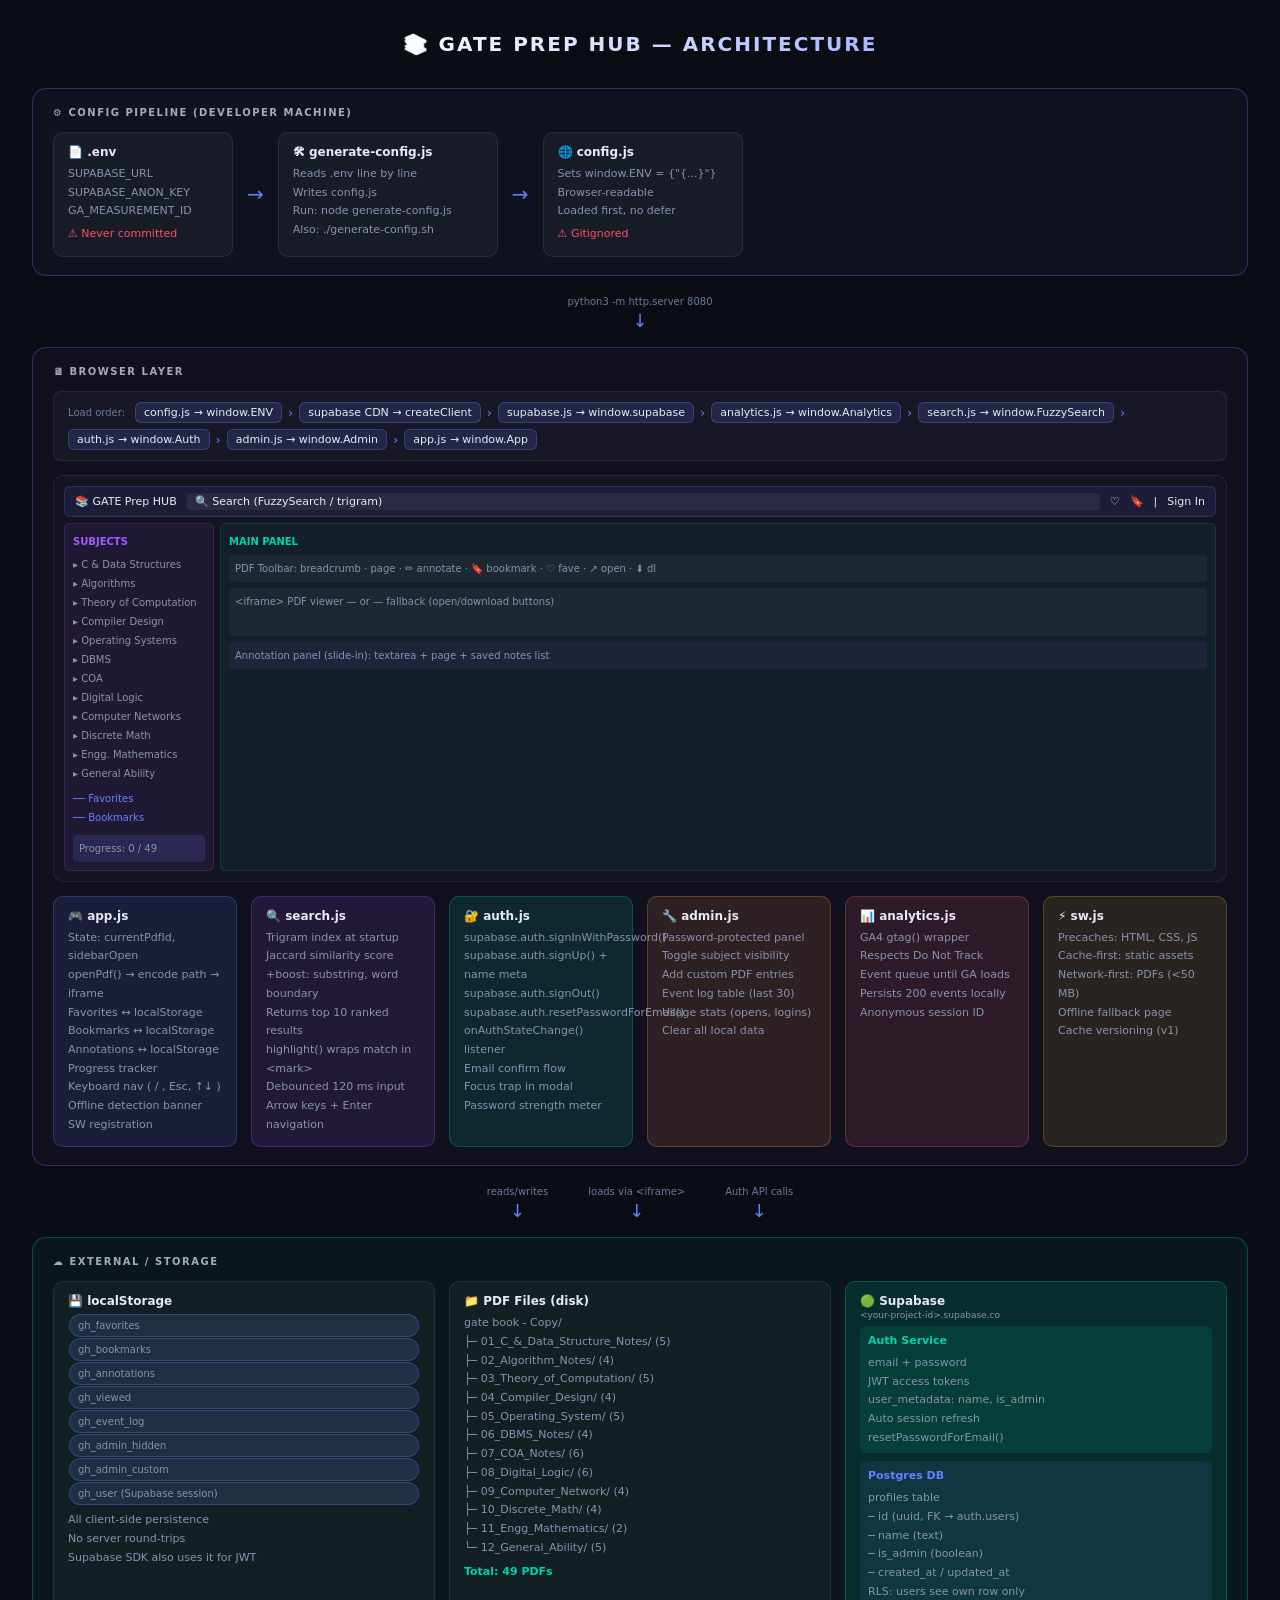
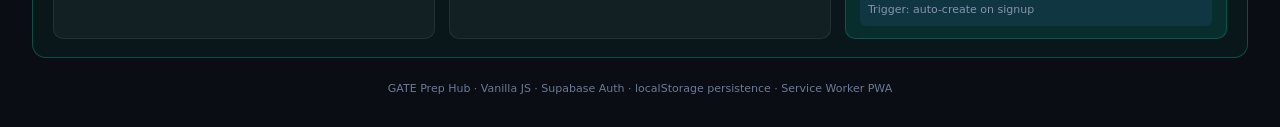
<file: architecture.html>
<!DOCTYPE html>
<html lang="en">
<head>
<meta charset="UTF-8" />
<title>GATE Prep Hub — Architecture</title>
<style>
  * { box-sizing: border-box; margin: 0; padding: 0; }
  body {
    background: #0a0d14;
    color: #e8eaf6;
    font-family: 'Segoe UI', system-ui, sans-serif;
    font-size: 13px;
    padding: 32px;
    min-height: 100vh;
  }
  h1 {
    text-align: center;
    font-size: 20px;
    font-weight: 900;
    letter-spacing: 2px;
    text-transform: uppercase;
    background: linear-gradient(120deg, #fff 30%, #6382ff);
    -webkit-background-clip: text;
    -webkit-text-fill-color: transparent;
    background-clip: text;
    margin-bottom: 32px;
  }

  /* ── Zones ── */
  .zone {
    border-radius: 14px;
    padding: 18px 20px;
    margin-bottom: 20px;
    position: relative;
  }
  .zone-label {
    font-size: 10px;
    font-weight: 700;
    letter-spacing: 1.5px;
    text-transform: uppercase;
    margin-bottom: 14px;
    opacity: .7;
  }
  .zone-config   { border: 1px solid rgba(99,130,255,.3);  background: rgba(99,130,255,.05); }
  .zone-browser  { border: 1px solid rgba(162,89,255,.3);  background: rgba(162,89,255,.05); }
  .zone-external { border: 1px solid rgba(0,212,170,.3);   background: rgba(0,212,170,.05);  }

  /* ── Rows / cols ── */
  .row { display: flex; gap: 14px; flex-wrap: wrap; margin-bottom: 14px; }
  .row:last-child { margin-bottom: 0; }

  /* ── Boxes ── */
  .box {
    border-radius: 10px;
    padding: 12px 14px;
    flex: 1;
    min-width: 130px;
  }
  .box-title {
    font-size: 12px;
    font-weight: 800;
    margin-bottom: 6px;
    display: flex;
    align-items: center;
    gap: 6px;
  }
  .box-body { font-size: 11px; line-height: 1.7; color: #8892b0; }
  .box-body span { display: block; }

  /* Colour variants */
  .blue   { background: rgba(99,130,255,.12);  border: 1px solid rgba(99,130,255,.25); }
  .purple { background: rgba(162,89,255,.12);  border: 1px solid rgba(162,89,255,.25); }
  .teal   { background: rgba(0,212,170,.12);   border: 1px solid rgba(0,212,170,.25);  }
  .orange { background: rgba(255,159,67,.12);  border: 1px solid rgba(255,159,67,.25); }
  .red    { background: rgba(255,107,107,.12); border: 1px solid rgba(255,107,107,.25);}
  .yellow { background: rgba(255,211,42,.1);   border: 1px solid rgba(255,211,42,.2);  }
  .grey   { background: rgba(255,255,255,.04); border: 1px solid rgba(255,255,255,.08);}

  /* ── Arrows between zones ── */
  .arrow-row {
    display: flex;
    align-items: center;
    justify-content: center;
    gap: 40px;
    margin: 4px 0 16px;
    flex-wrap: wrap;
  }
  .arrow-item { text-align: center; }
  .arrow-label { font-size: 10px; color: #6b7a99; margin-bottom: 3px; }
  .arrow-sym { font-size: 18px; color: #6382ff; }

  /* ── Load-order strip ── */
  .load-order {
    display: flex;
    align-items: center;
    gap: 6px;
    background: rgba(255,255,255,.03);
    border: 1px solid rgba(255,255,255,.07);
    border-radius: 8px;
    padding: 10px 14px;
    margin-bottom: 14px;
    flex-wrap: wrap;
  }
  .load-step {
    font-size: 11px;
    background: rgba(99,130,255,.15);
    border: 1px solid rgba(99,130,255,.3);
    border-radius: 6px;
    padding: 3px 8px;
    white-space: nowrap;
  }
  .load-arrow { color: #6382ff; font-size: 13px; }

  /* ── UI layout preview ── */
  .ui-preview {
    display: grid;
    grid-template-rows: auto 1fr;
    gap: 6px;
    background: rgba(255,255,255,.02);
    border: 1px solid rgba(255,255,255,.07);
    border-radius: 10px;
    padding: 10px;
    min-height: 160px;
  }
  .ui-topbar {
    background: rgba(99,130,255,.1);
    border: 1px solid rgba(99,130,255,.2);
    border-radius: 6px;
    padding: 6px 10px;
    font-size: 11px;
    display: flex; gap: 10px; align-items: center;
  }
  .ui-body { display: grid; grid-template-columns: 150px 1fr; gap: 6px; }
  .ui-sidebar {
    background: rgba(162,89,255,.08);
    border: 1px solid rgba(162,89,255,.18);
    border-radius: 6px;
    padding: 8px;
    font-size: 10px;
    color: #8892b0;
    line-height: 1.9;
  }
  .ui-main {
    background: rgba(0,212,170,.06);
    border: 1px solid rgba(0,212,170,.15);
    border-radius: 6px;
    padding: 8px;
    font-size: 10px;
    color: #8892b0;
    line-height: 1.9;
  }

  /* ── External services row ── */
  .ext-row {
    display: grid;
    grid-template-columns: repeat(3, 1fr);
    gap: 14px;
  }
  @media (max-width: 700px) {
    .ext-row { grid-template-columns: 1fr; }
    .ui-body  { grid-template-columns: 1fr; }
    .row      { flex-direction: column; }
  }

  /* ── Data flow line ── */
  .flow {
    border-top: 1px dashed rgba(99,130,255,.25);
    margin: 16px 0;
    position: relative;
    text-align: center;
  }
  .flow-label {
    display: inline-block;
    background: #0a0d14;
    padding: 0 10px;
    font-size: 10px;
    color: #6b7a99;
    transform: translateY(-50%);
  }

  .chip {
    display: inline-block;
    background: rgba(99,130,255,.15);
    border: 1px solid rgba(99,130,255,.3);
    border-radius: 20px;
    padding: 2px 8px;
    font-size: 10px;
    margin: 1px;
    white-space: nowrap;
  }
</style>
</head>
<body>

<h1>📚 GATE Prep Hub — Architecture</h1>

<!-- ── CONFIG PIPELINE ── -->
<div class="zone zone-config">
  <div class="zone-label">⚙️ Config Pipeline (Developer Machine)</div>
  <div class="row">
    <div class="box grey" style="max-width:180px">
      <div class="box-title">📄 .env</div>
      <div class="box-body">
        <span>SUPABASE_URL</span>
        <span>SUPABASE_ANON_KEY</span>
        <span>GA_MEASUREMENT_ID</span>
        <span style="margin-top:4px;color:#ff4d6d">⚠ Never committed</span>
      </div>
    </div>
    <div style="display:flex;align-items:center;font-size:20px;color:#6382ff">→</div>
    <div class="box grey" style="max-width:220px">
      <div class="box-title">🛠 generate-config.js</div>
      <div class="box-body">
        <span>Reads .env line by line</span>
        <span>Writes config.js</span>
        <span>Run: node generate-config.js</span>
        <span>Also: ./generate-config.sh</span>
      </div>
    </div>
    <div style="display:flex;align-items:center;font-size:20px;color:#6382ff">→</div>
    <div class="box grey" style="max-width:200px">
      <div class="box-title">🌐 config.js</div>
      <div class="box-body">
        <span>Sets window.ENV = {"{...}"}</span>
        <span>Browser-readable</span>
        <span>Loaded first, no defer</span>
        <span style="margin-top:4px;color:#ff4d6d">⚠ Gitignored</span>
      </div>
    </div>
  </div>
</div>

<div class="arrow-row">
  <div class="arrow-item">
    <div class="arrow-label">python3 -m http.server 8080</div>
    <div class="arrow-sym">↓</div>
  </div>
</div>

<!-- ── BROWSER ── -->
<div class="zone zone-browser">
  <div class="zone-label">🖥 Browser Layer</div>

  <!-- Script load order -->
  <div class="load-order">
    <span style="font-size:10px;color:#6b7a99;margin-right:4px">Load order:</span>
    <span class="load-step">config.js → window.ENV</span>
    <span class="load-arrow">›</span>
    <span class="load-step">supabase CDN → createClient</span>
    <span class="load-arrow">›</span>
    <span class="load-step">supabase.js → window.supabase</span>
    <span class="load-arrow">›</span>
    <span class="load-step">analytics.js → window.Analytics</span>
    <span class="load-arrow">›</span>
    <span class="load-step">search.js → window.FuzzySearch</span>
    <span class="load-arrow">›</span>
    <span class="load-step">auth.js → window.Auth</span>
    <span class="load-arrow">›</span>
    <span class="load-step">admin.js → window.Admin</span>
    <span class="load-arrow">›</span>
    <span class="load-step">app.js → window.App</span>
  </div>

  <!-- UI layout -->
  <div class="ui-preview" style="margin-bottom:14px">
    <div class="ui-topbar">
      <span>📚 GATE Prep HUB</span>
      <span style="flex:1;background:rgba(255,255,255,.06);border-radius:4px;padding:2px 8px">🔍 Search (FuzzySearch / trigram)</span>
      <span>♡</span><span>🔖</span><span>|</span><span>Sign In</span>
    </div>
    <div class="ui-body">
      <div class="ui-sidebar">
        <div style="font-weight:700;color:#a259ff;margin-bottom:4px">SUBJECTS</div>
        ▸ C &amp; Data Structures<br/>
        ▸ Algorithms<br/>
        ▸ Theory of Computation<br/>
        ▸ Compiler Design<br/>
        ▸ Operating Systems<br/>
        ▸ DBMS<br/>
        ▸ COA<br/>
        ▸ Digital Logic<br/>
        ▸ Computer Networks<br/>
        ▸ Discrete Math<br/>
        ▸ Engg. Mathematics<br/>
        ▸ General Ability<br/>
        <div style="margin-top:6px;color:#6382ff">── Favorites<br/>── Bookmarks</div>
        <div style="margin-top:8px;background:rgba(99,130,255,.15);border-radius:4px;padding:4px 6px">
          Progress: 0 / 49
        </div>
      </div>
      <div class="ui-main">
        <div style="font-weight:700;color:#00d4aa;margin-bottom:4px">MAIN PANEL</div>
        <div style="background:rgba(255,255,255,.04);border-radius:4px;padding:4px 6px;margin-bottom:6px">
          PDF Toolbar: breadcrumb · page · ✏ annotate · 🔖 bookmark · ♡ fave · ↗ open · ⬇ dl
        </div>
        <div style="background:rgba(255,255,255,.04);border-radius:4px;padding:4px 6px;margin-bottom:6px;min-height:48px">
          &lt;iframe&gt; PDF viewer — or — fallback (open/download buttons)
        </div>
        <div style="background:rgba(162,89,255,.08);border-radius:4px;padding:4px 6px">
          Annotation panel (slide-in): textarea + page + saved notes list
        </div>
      </div>
    </div>
  </div>

  <!-- JS Modules -->
  <div class="row">
    <div class="box blue">
      <div class="box-title">🎮 app.js</div>
      <div class="box-body">
        <span>State: currentPdfId, sidebarOpen</span>
        <span>openPdf() → encode path → iframe</span>
        <span>Favorites ↔ localStorage</span>
        <span>Bookmarks ↔ localStorage</span>
        <span>Annotations ↔ localStorage</span>
        <span>Progress tracker</span>
        <span>Keyboard nav ( / , Esc, ↑↓ )</span>
        <span>Offline detection banner</span>
        <span>SW registration</span>
      </div>
    </div>
    <div class="box purple">
      <div class="box-title">🔍 search.js</div>
      <div class="box-body">
        <span>Trigram index at startup</span>
        <span>Jaccard similarity score</span>
        <span>+boost: substring, word boundary</span>
        <span>Returns top 10 ranked results</span>
        <span>highlight() wraps match in &lt;mark&gt;</span>
        <span>Debounced 120 ms input</span>
        <span>Arrow keys + Enter navigation</span>
      </div>
    </div>
    <div class="box teal">
      <div class="box-title">🔐 auth.js</div>
      <div class="box-body">
        <span>supabase.auth.signInWithPassword()</span>
        <span>supabase.auth.signUp() + name meta</span>
        <span>supabase.auth.signOut()</span>
        <span>supabase.auth.resetPasswordForEmail()</span>
        <span>onAuthStateChange() listener</span>
        <span>Email confirm flow</span>
        <span>Focus trap in modal</span>
        <span>Password strength meter</span>
      </div>
    </div>
    <div class="box orange">
      <div class="box-title">🔧 admin.js</div>
      <div class="box-body">
        <span>Password-protected panel</span>
        <span>Toggle subject visibility</span>
        <span>Add custom PDF entries</span>
        <span>Event log table (last 30)</span>
        <span>Usage stats (opens, logins)</span>
        <span>Clear all local data</span>
      </div>
    </div>
    <div class="box red">
      <div class="box-title">📊 analytics.js</div>
      <div class="box-body">
        <span>GA4 gtag() wrapper</span>
        <span>Respects Do Not Track</span>
        <span>Event queue until GA loads</span>
        <span>Persists 200 events locally</span>
        <span>Anonymous session ID</span>
      </div>
    </div>
    <div class="box yellow">
      <div class="box-title">⚡ sw.js</div>
      <div class="box-body">
        <span>Precaches: HTML, CSS, JS</span>
        <span>Cache-first: static assets</span>
        <span>Network-first: PDFs (&lt;50 MB)</span>
        <span>Offline fallback page</span>
        <span>Cache versioning (v1)</span>
      </div>
    </div>
  </div>
</div>

<div class="arrow-row">
  <div class="arrow-item"><div class="arrow-label">reads/writes</div><div class="arrow-sym">↓</div></div>
  <div class="arrow-item"><div class="arrow-label">loads via &lt;iframe&gt;</div><div class="arrow-sym">↓</div></div>
  <div class="arrow-item"><div class="arrow-label">Auth API calls</div><div class="arrow-sym">↓</div></div>
</div>

<!-- ── EXTERNAL SERVICES ── -->
<div class="zone zone-external">
  <div class="zone-label">☁️ External / Storage</div>
  <div class="ext-row">

    <div class="box grey">
      <div class="box-title">💾 localStorage</div>
      <div class="box-body">
        <div style="margin-bottom:6px">
          <span class="chip">gh_favorites</span>
          <span class="chip">gh_bookmarks</span>
          <span class="chip">gh_annotations</span>
          <span class="chip">gh_viewed</span>
          <span class="chip">gh_event_log</span>
          <span class="chip">gh_admin_hidden</span>
          <span class="chip">gh_admin_custom</span>
          <span class="chip">gh_user (Supabase session)</span>
        </div>
        <span>All client-side persistence</span>
        <span>No server round-trips</span>
        <span>Supabase SDK also uses it for JWT</span>
      </div>
    </div>

    <div class="box grey">
      <div class="box-title">📁 PDF Files (disk)</div>
      <div class="box-body">
        <span>gate book - Copy/</span>
        <span>├─ 01_C_&amp;_Data_Structure_Notes/ (5)</span>
        <span>├─ 02_Algorithm_Notes/ (4)</span>
        <span>├─ 03_Theory_of_Computation/ (5)</span>
        <span>├─ 04_Compiler_Design/ (4)</span>
        <span>├─ 05_Operating_System/ (5)</span>
        <span>├─ 06_DBMS_Notes/ (4)</span>
        <span>├─ 07_COA_Notes/ (6)</span>
        <span>├─ 08_Digital_Logic/ (6)</span>
        <span>├─ 09_Computer_Network/ (4)</span>
        <span>├─ 10_Discrete_Math/ (4)</span>
        <span>├─ 11_Engg_Mathematics/ (2)</span>
        <span>└─ 12_General_Ability/ (5)</span>
        <span style="margin-top:6px;color:#00d4aa;font-weight:700">Total: 49 PDFs</span>
      </div>
    </div>

    <div class="box teal">
      <div class="box-title" style="flex-direction:column;align-items:flex-start;gap:2px">
        <span>🟢 Supabase</span>
        <span style="font-size:9px;color:#8892b0;font-weight:400">&lt;your-project-id&gt;.supabase.co</span>
      </div>
      <div class="box-body">
        <div style="background:rgba(0,212,170,.1);border-radius:6px;padding:6px 8px;margin-bottom:8px">
          <div style="font-weight:700;color:#00d4aa;margin-bottom:3px">Auth Service</div>
          <span>email + password</span>
          <span>JWT access tokens</span>
          <span>user_metadata: name, is_admin</span>
          <span>Auto session refresh</span>
          <span>resetPasswordForEmail()</span>
        </div>
        <div style="background:rgba(99,130,255,.1);border-radius:6px;padding:6px 8px">
          <div style="font-weight:700;color:#6382ff;margin-bottom:3px">Postgres DB</div>
          <span>profiles table</span>
          <span>  ─ id (uuid, FK → auth.users)</span>
          <span>  ─ name (text)</span>
          <span>  ─ is_admin (boolean)</span>
          <span>  ─ created_at / updated_at</span>
          <span>RLS: users see own row only</span>
          <span>Trigger: auto-create on signup</span>
        </div>
      </div>
    </div>

  </div>
</div>

<div style="margin-top:24px;text-align:center;font-size:11px;color:#6b7a99">
  GATE Prep Hub · Vanilla JS · Supabase Auth · localStorage persistence · Service Worker PWA
</div>

</body>
</html>
</file>
